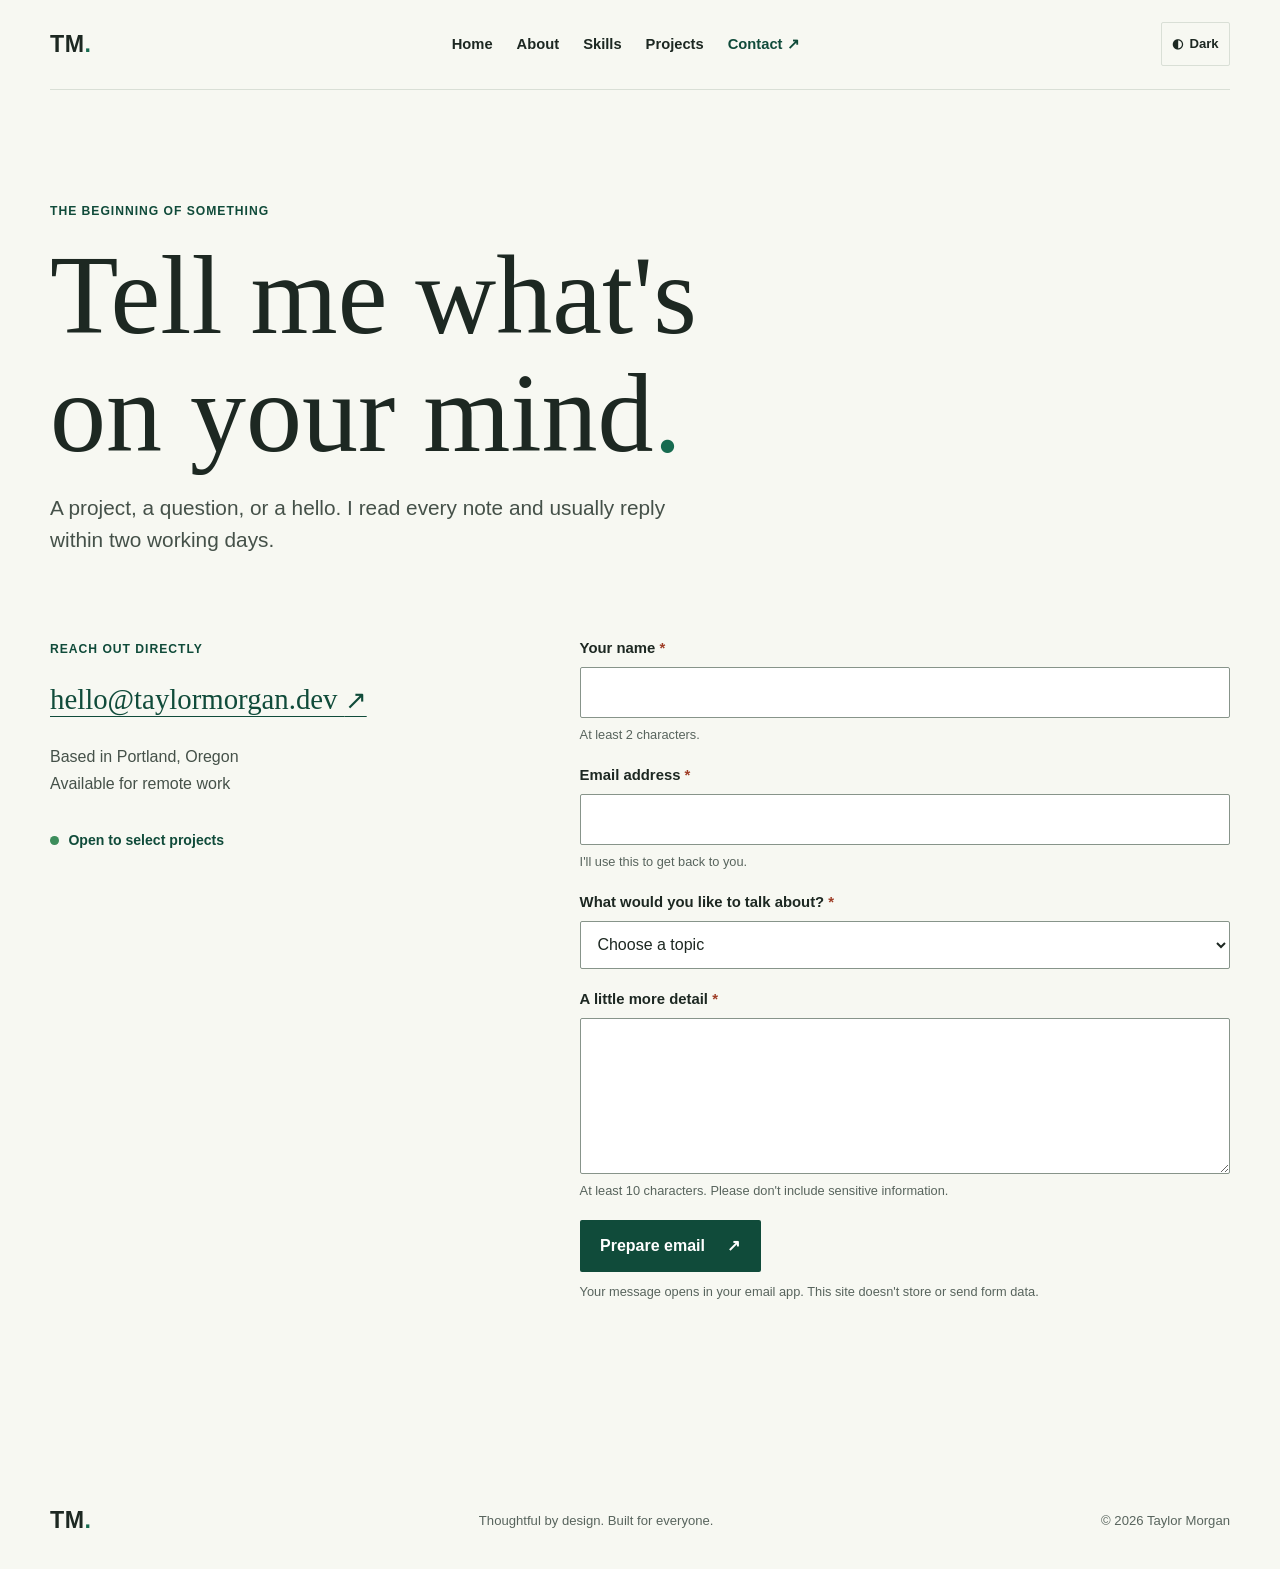
<file: contact.html>
<!doctype html>
<html lang="en">
<head>
  <meta charset="utf-8">
  <meta name="viewport" content="width=device-width, initial-scale=1">
  <meta name="description" content="Get in touch with Taylor Morgan about a web project, collaboration, or a good question.">
  <meta name="theme-color" content="#f7f8f2">
  <title>Contact | Taylor Morgan</title>
  <link rel="icon" href="favicon.svg" type="image/svg+xml">
  <link rel="stylesheet" href="styles.css">
  <script src="script.js" defer></script>
</head>
<body>
  <a class="skip-link" href="#main-content">Skip to main content</a>
  <header class="site-header">
    <a class="wordmark" href="index.html" aria-label="Taylor Morgan, home">TM<span>.</span></a>
    <nav class="site-nav" id="site-nav" aria-label="Main navigation"><ul>
      <li><a href="index.html">Home</a></li><li><a href="about.html">About</a></li><li><a href="skills.html">Skills</a></li><li><a href="projects.html">Projects</a></li><li><a class="nav-contact" href="contact.html" aria-current="page">Contact <span aria-hidden="true">↗</span></a></li>
    </ul></nav>
    <div class="header-tools"><button class="theme-toggle" type="button" aria-label="Dark theme" aria-pressed="false" title="Toggle color theme"><span aria-hidden="true">◐</span> Dark</button><button class="menu-toggle" type="button" aria-expanded="false" aria-controls="site-nav" aria-label="Open navigation menu"><span></span><span></span></button></div>
  </header>
  <main id="main-content">
    <section class="page-hero content-wrap contact-hero" aria-labelledby="page-title">
      <p class="eyebrow">The beginning of something</p>
      <h1 id="page-title">Tell me what's<br>on your mind<span class="period">.</span></h1>
      <p class="page-lede">A project, a question, or a hello. I read every note and usually reply within two working days.</p>
    </section>
    <section class="contact-layout content-wrap" aria-label="Contact Taylor Morgan">
      <div class="contact-details">
        <p class="eyebrow">Reach out directly</p>
        <a class="email-link" href="mailto:hello@taylormorgan.dev">hello@taylormorgan.dev <span aria-hidden="true">↗</span></a>
        <p>Based in Portland, Oregon<br>Available for remote work</p>
        <div class="contact-hours"><span class="availability-dot" aria-hidden="true"></span><span>Open to select projects</span></div>
      </div>
      <form class="contact-form" id="contact-form">
        <div class="form-field"><label for="name">Your name <span aria-hidden="true">*</span></label><input id="name" name="name" type="text" autocomplete="name" required minlength="2" maxlength="80" aria-describedby="name-hint"><small id="name-hint">At least 2 characters.</small></div>
        <div class="form-field"><label for="email">Email address <span aria-hidden="true">*</span></label><input id="email" name="email" type="email" autocomplete="email" required maxlength="120" aria-describedby="email-hint"><small id="email-hint">I'll use this to get back to you.</small></div>
        <div class="form-field"><label for="subject">What would you like to talk about? <span aria-hidden="true">*</span></label><select id="subject" name="subject" required><option value="" selected disabled>Choose a topic</option><option value="A new project">A new project</option><option value="A collaboration">A collaboration</option><option value="A question">A question</option><option value="Something else">Something else</option></select></div>
        <div class="form-field"><label for="message">A little more detail <span aria-hidden="true">*</span></label><textarea id="message" name="message" rows="5" required minlength="10" maxlength="3000" aria-describedby="message-hint"></textarea><small id="message-hint">At least 10 characters. Please don't include sensitive information.</small></div>
        <button class="button button-dark submit-button" type="submit">Prepare email <span aria-hidden="true">↗</span></button>
        <p class="form-note">Your message opens in your email app. This site doesn't store or send form data.</p>
        <p class="form-status" id="form-status" role="status" aria-live="polite" tabindex="-1"></p>
      </form>
    </section>
  </main>
  <footer class="site-footer content-wrap"><a class="wordmark" href="index.html" aria-label="Taylor Morgan, home">TM<span>.</span></a><p>Thoughtful by design. Built for everyone.</p><p class="copyright">© <span data-year>2025</span> Taylor Morgan</p></footer>
</body>
</html>
</file>
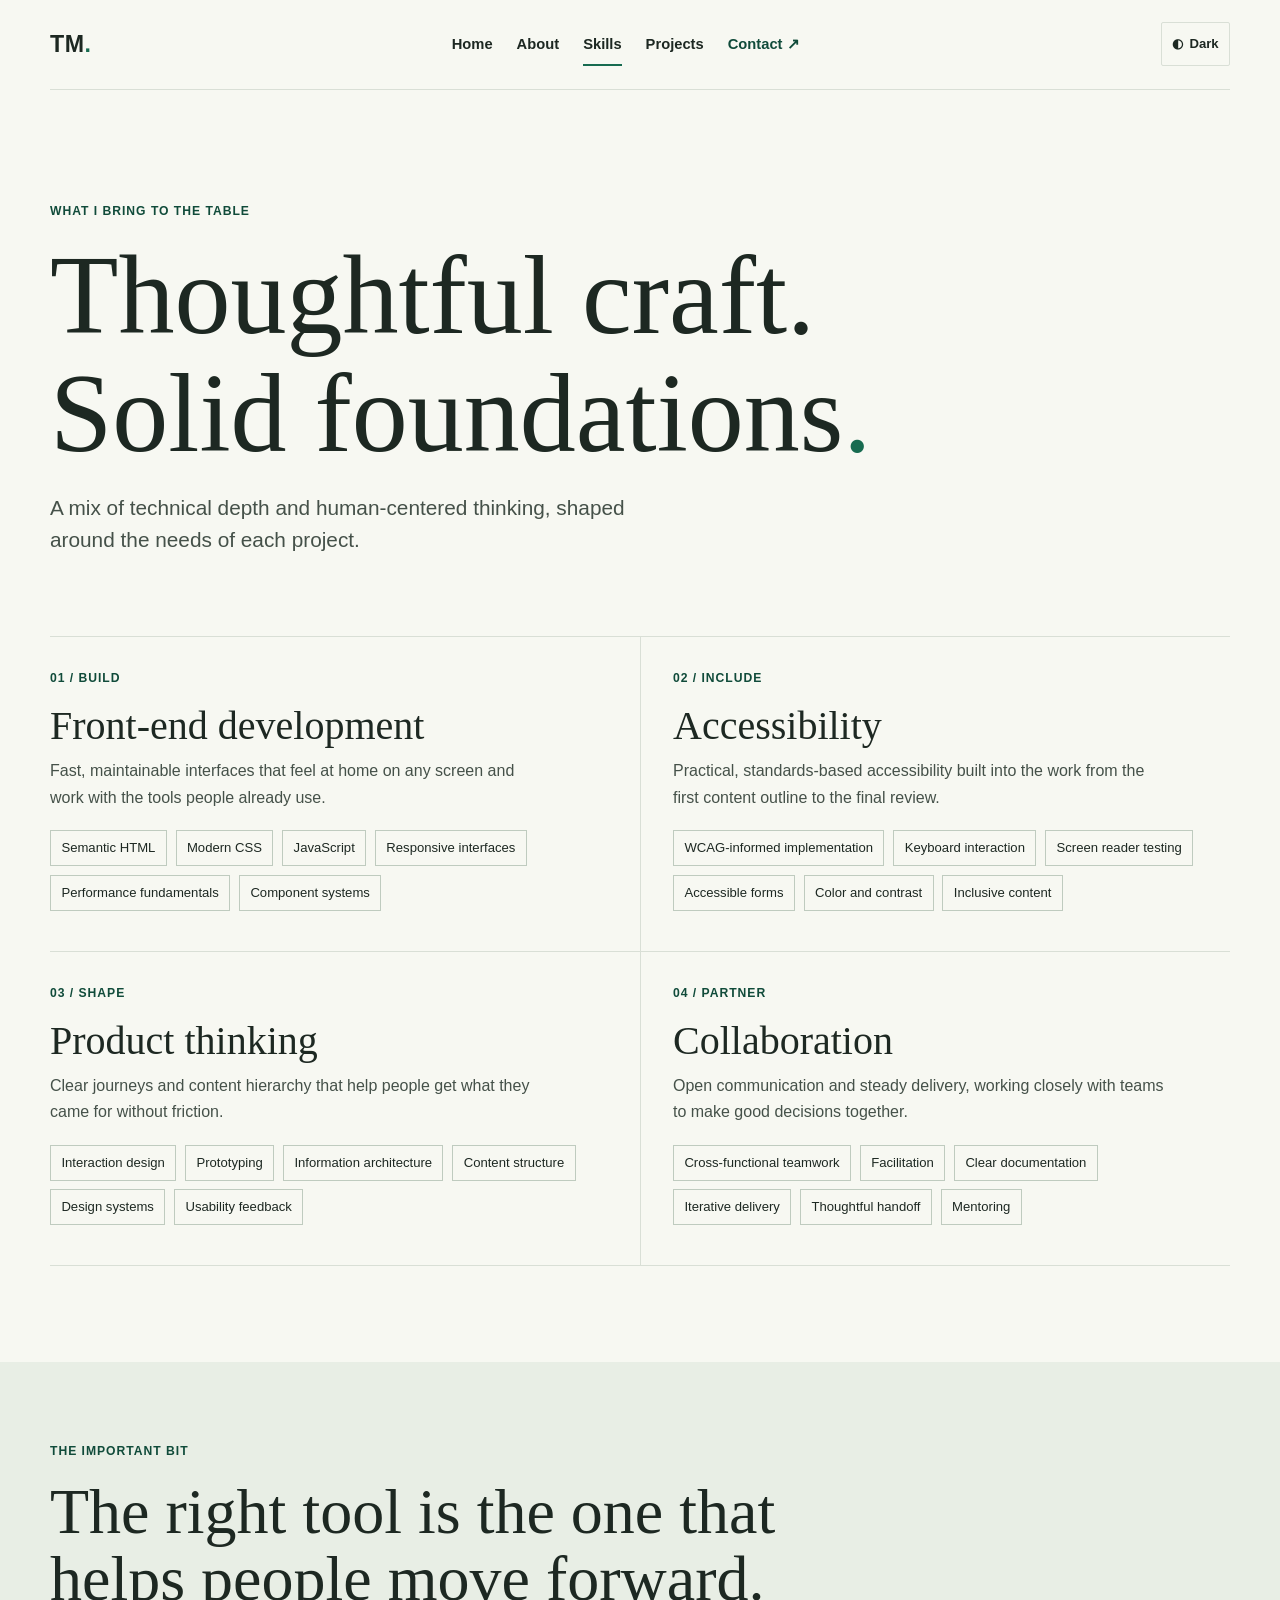
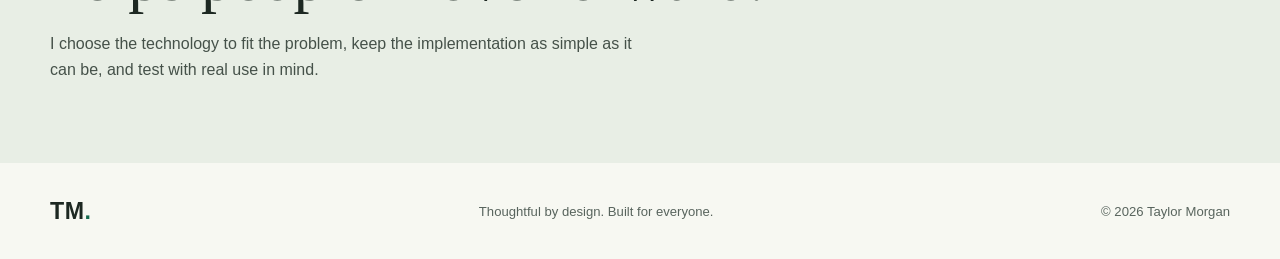
<file: skills.html>
<!doctype html>
<html lang="en">
<head>
  <meta charset="utf-8">
  <meta name="viewport" content="width=device-width, initial-scale=1">
  <meta name="description" content="Explore Taylor Morgan's front-end development, accessibility, interaction design, and collaboration skills.">
  <meta name="theme-color" content="#f7f8f2">
  <title>Skills | Taylor Morgan</title>
  <link rel="icon" href="favicon.svg" type="image/svg+xml">
  <link rel="stylesheet" href="styles.css">
  <script src="script.js" defer></script>
</head>
<body>
  <a class="skip-link" href="#main-content">Skip to main content</a>
  <header class="site-header">
    <a class="wordmark" href="index.html" aria-label="Taylor Morgan, home">TM<span>.</span></a>
    <nav class="site-nav" id="site-nav" aria-label="Main navigation"><ul>
      <li><a href="index.html">Home</a></li><li><a href="about.html">About</a></li><li><a href="skills.html" aria-current="page">Skills</a></li><li><a href="projects.html">Projects</a></li><li><a class="nav-contact" href="contact.html">Contact <span aria-hidden="true">↗</span></a></li>
    </ul></nav>
    <div class="header-tools"><button class="theme-toggle" type="button" aria-label="Dark theme" aria-pressed="false" title="Toggle color theme"><span aria-hidden="true">◐</span> Dark</button><button class="menu-toggle" type="button" aria-expanded="false" aria-controls="site-nav" aria-label="Open navigation menu"><span></span><span></span></button></div>
  </header>
  <main id="main-content">
    <section class="page-hero content-wrap" aria-labelledby="page-title">
      <p class="eyebrow">What I bring to the table</p>
      <h1 id="page-title">Thoughtful craft.<br>Solid foundations<span class="period">.</span></h1>
      <p class="page-lede">A mix of technical depth and human-centered thinking, shaped around the needs of each project.</p>
    </section>
    <section class="skills-layout content-wrap" aria-label="Skills and capabilities">
      <article class="skill-group">
        <p class="eyebrow">01 / Build</p><h2>Front-end development</h2>
        <p>Fast, maintainable interfaces that feel at home on any screen and work with the tools people already use.</p>
        <ul class="skill-list"><li>Semantic HTML</li><li>Modern CSS</li><li>JavaScript</li><li>Responsive interfaces</li><li>Performance fundamentals</li><li>Component systems</li></ul>
      </article>
      <article class="skill-group">
        <p class="eyebrow">02 / Include</p><h2>Accessibility</h2>
        <p>Practical, standards-based accessibility built into the work from the first content outline to the final review.</p>
        <ul class="skill-list"><li>WCAG-informed implementation</li><li>Keyboard interaction</li><li>Screen reader testing</li><li>Accessible forms</li><li>Color and contrast</li><li>Inclusive content</li></ul>
      </article>
      <article class="skill-group">
        <p class="eyebrow">03 / Shape</p><h2>Product thinking</h2>
        <p>Clear journeys and content hierarchy that help people get what they came for without friction.</p>
        <ul class="skill-list"><li>Interaction design</li><li>Prototyping</li><li>Information architecture</li><li>Content structure</li><li>Design systems</li><li>Usability feedback</li></ul>
      </article>
      <article class="skill-group">
        <p class="eyebrow">04 / Partner</p><h2>Collaboration</h2>
        <p>Open communication and steady delivery, working closely with teams to make good decisions together.</p>
        <ul class="skill-list"><li>Cross-functional teamwork</li><li>Facilitation</li><li>Clear documentation</li><li>Iterative delivery</li><li>Thoughtful handoff</li><li>Mentoring</li></ul>
      </article>
    </section>
    <section class="skills-note" aria-labelledby="note-title"><div class="content-wrap note-inner"><p class="eyebrow">The important bit</p><h2 id="note-title">The right tool is the one that helps people move forward.</h2><p>I choose the technology to fit the problem, keep the implementation as simple as it can be, and test with real use in mind.</p></div></section>
  </main>
  <footer class="site-footer content-wrap"><a class="wordmark" href="index.html" aria-label="Taylor Morgan, home">TM<span>.</span></a><p>Thoughtful by design. Built for everyone.</p><p class="copyright">© <span data-year>2025</span> Taylor Morgan</p></footer>
</body>
</html>
</file>
<file: styles.css>
:root {
  color-scheme: light;
  --page-gutter: 2rem;
  --space-xs: .5rem;
  --space-sm: .75rem;
  --space-md: 1rem;
  --space-lg: 1.5rem;
  --space-xl: 2rem;
  --space-section: 4rem;
  --font-body: "Trebuchet MS", "Segoe UI", sans-serif;
  --font-display: Georgia, "Times New Roman", serif;
  --content-width: 1180px;
  --paper: #f7f8f2;
  --white: #fff;
  --ink: #1d2822;
  --muted: #58645d;
  --soft-text: #455149;
  --line: #d9dfd6;
  --surface: #e8eee5;
  --surface-border: #bfcbbf;
  --field-background: #fff;
  --field-border: #87948a;
  --green: #176b50;
  --green-dark: #104b3a;
  --forest: #104b3a;
  --forest-hover: #0b392d;
  --lime: #d7ed70;
  --accent-ink: #1d2822;
  --focus: #b14b2e;
  --required: #9f3e27;
  --blue: #bed8e0;
}

:root[data-theme="dark"] {
  color-scheme: dark;
  --paper: #142019;
  --ink: #edf3e9;
  --muted: #bdc9be;
  --soft-text: #c5d1c7;
  --line: #405248;
  --surface: #1d2d24;
  --surface-border: #4a5d50;
  --field-background: #1b2a21;
  --field-border: #86968a;
  --green: #a7d884;
  --green-dark: #b2dd9e;
  --forest: #0e3427;
  --forest-hover: #08291e;
  --focus: #ffd27a;
  --required: #ffad93;
}

* { box-sizing: border-box; }
html { scroll-behavior: smooth; scroll-padding-top: 5rem; }
body { margin: 0; background: var(--paper); color: var(--ink); font-family: var(--font-body); font-size: 1rem; line-height: 1.65; -webkit-font-smoothing: antialiased; transition: background-color .2s ease, color .2s ease; }
img { display: block; width: 100%; height: 100%; object-fit: cover; }
a { color: inherit; }
a:hover { color: var(--green); }
button, input, select, textarea { font: inherit; }
button, a, input, select, textarea { -webkit-tap-highlight-color: transparent; }
:focus-visible { outline: 3px solid var(--focus); outline-offset: 4px; }
::selection { background: var(--lime); color: var(--accent-ink); }
.content-wrap { width: min(var(--content-width), calc(100% - var(--page-gutter))); margin-inline: auto; }
.skip-link { position: fixed; z-index: 20; top: .75rem; left: .75rem; transform: translateY(-160%); padding: .7rem 1rem; background: var(--forest); color: var(--white); font-weight: 700; }
.skip-link:focus { transform: translateY(0); color: var(--white); }
.site-header { position: relative; min-height: 4.7rem; width: min(var(--content-width), calc(100% - var(--page-gutter))); margin: 0 auto; display: flex; align-items: center; justify-content: space-between; gap: var(--space-md); border-bottom: 1px solid var(--line); }
.wordmark { color: var(--ink); text-decoration: none; font-size: 1.45rem; font-weight: 900; letter-spacing: .02em; line-height: 1; }
.wordmark span, .period { color: var(--green); }
.site-nav { position: absolute; z-index: 5; top: calc(100% - 1px); right: 0; left: 0; display: none; padding: .5rem 1rem 1rem; border: 1px solid var(--line); border-top: 0; background: var(--paper); }
.site-nav.is-open { display: block; }
.site-nav ul { display: flex; align-items: stretch; flex-direction: column; gap: 0; margin: 0; padding: 0; list-style: none; }
.site-nav a { display: inline-flex; align-items: center; gap: .3rem; min-height: 2.75rem; color: var(--ink); text-decoration: none; font-size: .92rem; font-weight: 700; }
.site-nav a[aria-current="page"]:not(.nav-contact) { box-shadow: inset 0 -2px var(--green); }
.site-nav a:hover { color: var(--green); }
.site-nav .nav-contact { color: var(--green-dark); }
.header-tools { display: flex; align-items: center; gap: var(--space-sm); }
.theme-toggle { min-height: 2.75rem; display: inline-flex; align-items: center; justify-content: center; gap: .4rem; padding: .45rem .65rem; border: 1px solid var(--line); border-radius: 2px; background: transparent; color: var(--ink); font-size: .82rem; font-weight: 800; white-space: nowrap; cursor: pointer; }
.theme-toggle:hover, .theme-toggle[aria-pressed="true"] { border-color: var(--green-dark); color: var(--green-dark); }
.menu-toggle { width: 2.75rem; height: 2.75rem; display: grid; align-content: center; justify-items: center; gap: .35rem; border: 1px solid var(--line); border-radius: 2px; background: transparent; color: var(--ink); cursor: pointer; }
.menu-toggle span { width: 1.15rem; height: 2px; background: currentColor; transition: transform .18s ease; }
.menu-toggle[aria-expanded="true"] span:first-child { transform: translateY(3.5px) rotate(45deg); }
.menu-toggle[aria-expanded="true"] span:last-child { transform: translateY(-3.5px) rotate(-45deg); }
.home-hero { display: grid; grid-template-columns: 1fr; align-items: center; gap: 2.5rem; padding-block: 3rem 4rem; }
.hero-copy { padding-block: 1rem; }
.eyebrow { margin: 0 0 1.1rem; color: var(--green-dark); font-size: .76rem; font-weight: 800; letter-spacing: .08em; line-height: 1.5; text-transform: uppercase; }
.availability-dot { display: inline-block; width: .55rem; height: .55rem; margin-right: .45rem; border-radius: 50%; background: #3c8d5b; vertical-align: .05rem; }
h1, h2, h3, p { margin-top: 0; }
h1, h2 { font-family: var(--font-display); font-weight: 500; letter-spacing: 0; line-height: 1.05; }
.home-hero h1 { margin: 0 0 1.1rem; font-size: 4.3rem; }
.name-accent { color: var(--green); font-style: italic; }
.hero-intro { max-width: 28rem; margin-bottom: 1.7rem; color: var(--soft-text); font-size: 1.2rem; line-height: 1.5; }
.hero-actions { display: flex; align-items: center; flex-wrap: wrap; gap: 1rem 1.5rem; }
.button { min-height: 3.25rem; display: inline-flex; align-items: center; justify-content: center; gap: 1.4rem; padding: .75rem 1.15rem; border: 2px solid transparent; border-radius: 2px; font-weight: 800; line-height: 1.25; text-decoration: none; transition: background-color .18s ease, color .18s ease, transform .18s ease; }
.button:hover { transform: translateY(-2px); }
.button-dark { background: var(--forest); color: var(--white); }
.button-dark:hover { background: var(--forest-hover); color: var(--white); }
.button-light { background: var(--lime); color: var(--accent-ink); }
.button-light:hover { background: var(--surface); color: var(--ink); }
.text-link { display: inline-block; color: var(--green-dark); font-size: .92rem; font-weight: 800; text-decoration-thickness: 1px; text-underline-offset: .25em; }
.text-link span { margin-left: .25rem; }
.hero-note { margin: 1.4rem 0 0; color: var(--muted); font-size: .85rem; }
.hero-visual { position: relative; aspect-ratio: 4 / 4.7; margin: 0; background: #d5e0d6; }
.hero-visual::before { position: absolute; z-index: 1; top: -1rem; right: -1rem; width: 34%; height: 34%; border-top: 2px solid var(--green); border-right: 2px solid var(--green); content: ""; pointer-events: none; }
.hero-visual img { object-position: 54% center; }
.hero-visual figcaption { position: absolute; right: -.8rem; bottom: 1rem; display: grid; gap: .2rem; min-width: 10rem; padding: .75rem 1rem; background: var(--lime); color: #1d2822; font-family: var(--font-display); font-size: 1.05rem; line-height: 1.3; }
.hero-visual figcaption span { font-family: var(--font-body); font-size: .74rem; }
.visual-index { position: absolute; bottom: .75rem; left: .85rem; color: var(--white); font-size: .72rem; font-weight: 800; text-shadow: 0 1px 5px #17241c; }
.intro-band { padding-block: var(--space-section); background: var(--surface); }
.intro-grid { display: grid; grid-template-columns: 1fr; gap: var(--space-md); }
.intro-grid > .eyebrow { padding-top: .5rem; }
.intro-grid h2, .section-heading h2, .values-section h2, .note-inner h2 { margin-bottom: 1.15rem; font-size: 2.5rem; }
.intro-grid h2 span { color: var(--green); font-style: italic; }
.intro-grid > div > p:not(.eyebrow) { max-width: 38rem; margin-bottom: 1.35rem; color: var(--soft-text); }
.featured-work { padding-block: var(--space-section); }
.section-heading { display: flex; align-items: end; justify-content: space-between; gap: 1.5rem; margin-bottom: 2rem; }
.section-heading h2 { margin-bottom: 0; }
.section-heading > .text-link { margin-bottom: .45rem; }
.project-grid { display: grid; grid-template-columns: 1fr; gap: var(--space-lg); }
.project-card { padding-bottom: var(--space-md); border: 1px solid var(--line); border-radius: 2px; background: var(--surface); }
.project-image { position: relative; display: block; overflow: hidden; aspect-ratio: 1.38; background: #dbe6dd; }
.project-card .project-image { width: calc(100% + 2px); margin: -1px -1px 0; }
.project-image img { transition: transform .4s ease; }
.project-image:hover img { transform: scale(1.035); }
.image-arrow { position: absolute; right: .85rem; bottom: .85rem; display: grid; width: 2.5rem; height: 2.5rem; place-items: center; background: var(--lime); color: var(--accent-ink); font-size: 1.15rem; }
.project-meta { display: flex; align-items: baseline; justify-content: space-between; gap: 1rem; margin: 1rem 1rem 0; }
.project-meta h3 { margin: 0; font-family: var(--font-display); font-size: 1.75rem; font-weight: 500; }
.project-meta span { color: var(--muted); font-size: .82rem; }
.project-card > p { max-width: 32rem; margin: .45rem 1rem 0; color: var(--soft-text); }
.image-sage { background: #cddfc8; }
.image-coral { background: #f0d5c7; }
.image-blue { background: var(--blue); }
.contact-strip { padding-block: var(--space-section); background: var(--forest); color: var(--white); }
.strip-inner { display: grid; grid-template-columns: 1fr; align-items: start; gap: var(--space-md); }
.strip-inner .eyebrow { margin-bottom: .1rem; color: var(--lime); }
.strip-inner h2 { margin: 0; font-size: 2.8rem; }
.strip-inner h2 span { color: var(--lime); font-style: italic; }
.strip-inner .button { justify-self: start; margin-top: .5rem; }
.site-footer { min-height: 6rem; display: flex; align-items: flex-start; justify-content: space-between; flex-wrap: wrap; gap: 1rem; padding-block: 1.25rem; }
.site-footer p { margin: 0; color: var(--muted); font-size: .82rem; }
.site-footer .copyright { text-align: right; }
.site-footer > p:nth-of-type(1) { order: 3; width: 100%; }
.site-footer .copyright { margin-left: auto; }
.page-hero { padding-block: 4rem 3rem; }
.page-hero h1 { max-width: 900px; margin-bottom: 1.2rem; font-size: 3.35rem; }
.page-lede { max-width: 39rem; margin-bottom: 0; color: var(--soft-text); font-size: 1.15rem; line-height: 1.55; }
.about-story { display: grid; grid-template-columns: 1fr; align-items: center; gap: var(--space-xl); padding-bottom: 5rem; }
.about-photo { max-height: 28rem; aspect-ratio: 1.35; background: #dbe6dd; }
.story-copy h2 { margin-bottom: 1.2rem; font-size: 2.35rem; }
.story-copy > p:not(.eyebrow) { color: var(--soft-text); }
.story-copy .text-link { margin-top: .5rem; }
.values-section { padding-block: var(--space-section); background: var(--surface); }
.values-section h2 { max-width: 48rem; }
.values-grid { display: grid; grid-template-columns: 1fr; gap: var(--space-lg); margin-top: 2rem; }
.values-grid article { padding-top: 1rem; border-top: 1px solid var(--surface-border); }
.value-number { color: var(--green); font-size: .78rem; font-weight: 800; }
.values-grid h3 { margin: .75rem 0 .4rem; font-family: var(--font-display); font-size: 1.6rem; font-weight: 500; }
.values-grid p { max-width: 34rem; margin-bottom: 0; color: var(--soft-text); }
.skills-layout { display: grid; grid-template-columns: 1fr; border-top: 1px solid var(--line); }
.skill-group { padding: 1.6rem 0 2rem; border-bottom: 1px solid var(--line); }
.skill-group h2 { margin-bottom: .7rem; font-size: 1.9rem; }
.skill-group > p:not(.eyebrow) { max-width: 31rem; margin-bottom: 1.2rem; color: var(--soft-text); }
.skill-list { display: flex; flex-wrap: wrap; gap: .55rem; margin: 0; padding: 0; list-style: none; }
.skill-list li { padding: .38rem .65rem; border: 1px solid var(--surface-border); color: var(--ink); font-size: .82rem; }
.skills-note { margin-top: var(--space-section); padding-block: 3.5rem; background: var(--surface); }
.note-inner { max-width: var(--content-width); }
.note-inner h2 { max-width: 50rem; }
.note-inner > p:last-child { max-width: 38rem; margin-bottom: 0; color: var(--soft-text); }
.projects-list { padding-bottom: var(--space-section); }
.project-detail { display: grid; grid-template-columns: 1fr; align-items: center; gap: var(--space-lg); padding-block: 2rem 3rem; border-top: 1px solid var(--line); scroll-margin-top: 2rem; }
.project-detail-image { aspect-ratio: 1.35; }
.project-detail-copy h2 { margin-bottom: .8rem; font-size: 2.6rem; }
.project-detail-copy > p:not(.eyebrow) { color: var(--soft-text); }
.project-detail-copy .project-summary { color: var(--ink); font-family: var(--font-display); font-size: 1.3rem; line-height: 1.4; }
.tag-list { display: flex; flex-wrap: wrap; gap: .5rem; margin: 1.25rem 0 0; padding: 0; list-style: none; }
.tag-list li { color: var(--green-dark); font-size: .8rem; font-weight: 700; }
.tag-list li + li::before { margin-right: .5rem; color: var(--muted); content: "/"; }
.contact-hero { padding-bottom: 2.5rem; }
.contact-layout { display: grid; grid-template-columns: 1fr; gap: var(--space-xl); padding-bottom: 5rem; }
.contact-details { padding-top: .25rem; }
.email-link { display: inline-block; margin-bottom: 1.3rem; color: var(--green-dark); font-family: var(--font-display); font-size: 1.35rem; text-decoration-thickness: 1px; text-underline-offset: .25em; overflow-wrap: anywhere; }
.email-link span { font-family: var(--sans); font-size: .9em; }
.contact-details > p:not(.eyebrow) { color: var(--soft-text); }
.contact-hours { display: flex; align-items: center; gap: .2rem; margin-top: 2rem; color: var(--green-dark); font-size: .88rem; font-weight: 700; }
.contact-hours .availability-dot { margin-right: .4rem; }
.contact-form { display: grid; gap: 1.15rem; }
.form-field { display: grid; gap: .38rem; }
.form-field label { font-size: .93rem; font-weight: 800; }
.form-field label span { color: var(--required); }
.form-field input, .form-field select, .form-field textarea { width: 100%; min-height: 3rem; padding: .7rem .8rem; border: 1px solid var(--field-border); border-radius: 2px; background: var(--field-background); color: var(--ink); }
.form-field textarea { min-height: 8rem; resize: vertical; }
.form-field small, .form-note { color: var(--muted); font-size: .8rem; }
.submit-button { justify-self: start; cursor: pointer; }
.form-note { margin: -.55rem 0 0; }
.form-status { min-height: 1.5rem; margin: 0; color: var(--green-dark); font-weight: 700; }

@media (min-width: 600px) {
  :root { --page-gutter: 3rem; --space-section: 5rem; }
  .project-grid { grid-template-columns: repeat(2, minmax(0, 1fr)); gap: var(--space-lg); }
  .values-grid { grid-template-columns: repeat(2, minmax(0, 1fr)); }
  .section-heading { align-items: end; flex-direction: row; }
  .hero-actions { align-items: center; flex-direction: row; }
}

@media (min-width: 800px) {
  :root { --page-gutter: 3rem; --space-section: 6rem; }
  .site-header { min-height: 5.6rem; }
  .site-nav { position: static; display: block; padding: 0; border: 0; background: transparent; }
  .site-nav ul { align-items: center; flex-direction: row; gap: 1.5rem; }
  .site-nav a { min-height: 2.75rem; }
  .header-tools { gap: 1rem; }
  .menu-toggle { display: none; }
  .home-hero { grid-template-columns: 1fr .84fr; gap: 5rem; padding-block: 7rem; }
  .home-hero h1 { font-size: 6.5rem; }
  .hero-intro { font-size: 1.4rem; }
  .hero-visual { width: auto; margin: 0; aspect-ratio: 4 / 4.7; }
  .hero-visual figcaption { right: -1.5rem; bottom: 2rem; min-width: 12rem; padding: 1rem 1.2rem; font-size: 1.22rem; }
  .intro-band, .values-section { padding-block: 6rem; }
  .intro-grid { grid-template-columns: .7fr 1.3fr; gap: 2rem; }
  .intro-grid h2, .section-heading h2, .values-section h2, .note-inner h2 { font-size: 3.5rem; }
  .featured-work { padding-block: 7rem; }
  .section-heading { margin-bottom: 2rem; }
  .project-grid { gap: 2rem; }
  .project-meta { margin-inline: 1.25rem; }
  .project-card > p { margin-inline: 1.25rem; }
  .contact-strip { padding-block: 6rem; }
  .strip-inner { grid-template-columns: 1fr auto; align-items: end; gap: 1rem 2rem; }
  .strip-inner .eyebrow { grid-column: 1 / -1; }
  .strip-inner h2 { grid-row: 2 / span 2; font-size: 5rem; }
  .strip-inner .button { grid-column: 2; grid-row: 3; margin: 0 0 .35rem; }
  .site-footer { align-items: center; flex-wrap: nowrap; }
  .site-footer > p:nth-of-type(1) { order: initial; width: auto; }
  .site-footer .copyright { margin-left: 0; }
  .page-hero { padding-block: 7rem 5rem; }
  .page-hero h1 { font-size: 6rem; }
  .page-lede { font-size: 1.3rem; }
  .about-story { grid-template-columns: .9fr 1.1fr; gap: 5rem; padding-bottom: 8rem; }
  .about-photo { max-height: none; aspect-ratio: 4 / 4.5; }
  .story-copy h2 { font-size: 3.25rem; }
  .values-grid { grid-template-columns: repeat(3, minmax(0, 1fr)); gap: 2rem; margin-top: 3rem; }
  .values-grid p { max-width: 22rem; }
  .skills-layout { grid-template-columns: repeat(2, minmax(0, 1fr)); }
  .skill-group { padding: 2rem 2rem 2.5rem 0; }
  .skill-group:nth-child(even) { padding-left: 2rem; border-left: 1px solid var(--line); }
  .skill-group h2 { font-size: 2.5rem; }
  .skill-group > p:not(.eyebrow) { min-height: 3.3rem; }
  .skills-note { margin-top: 6rem; padding-block: 5rem; }
  .projects-list { padding-bottom: 6rem; }
  .project-detail { grid-template-columns: 1.1fr .9fr; gap: 4rem; padding-block: 2rem 4rem; }
  .project-detail:nth-child(even) { grid-template-columns: .9fr 1.1fr; }
  .project-detail:nth-child(even) .project-detail-image { order: 2; }
  .project-detail-image { aspect-ratio: 1.35; }
  .project-detail-copy h2 { font-size: 3.5rem; }
  .contact-layout { grid-template-columns: .8fr 1.2fr; gap: 6rem; padding-bottom: 8rem; }
  .email-link { font-size: 1.8rem; }
  .contact-details { padding: .25rem 0 0; border: 0; }
}

@media (min-width: 1200px) {
  .home-hero { gap: 7rem; }
  .home-hero h1 { font-size: 7.5rem; }
  .page-hero h1 { font-size: 7rem; }
  .intro-grid h2, .section-heading h2, .values-section h2, .note-inner h2 { font-size: 4rem; }
}

@media (prefers-reduced-motion: no-preference) {
  @keyframes arrive { from { opacity: 0; transform: translateY(12px); } to { opacity: 1; transform: translateY(0); } }
  .hero-copy, .page-hero { animation: arrive .45s ease-out both; }
  .hero-visual { animation: arrive .55s .08s ease-out both; }
  .project-card { transition: border-color .2s ease, transform .2s ease; }
  .project-card:hover { transform: translateY(-3px); border-color: var(--green); }
}

@media (prefers-reduced-motion: reduce) {
  *, *::before, *::after { scroll-behavior: auto !important; animation-duration: .01ms !important; animation-iteration-count: 1 !important; transition-duration: .01ms !important; }
}
</file>
